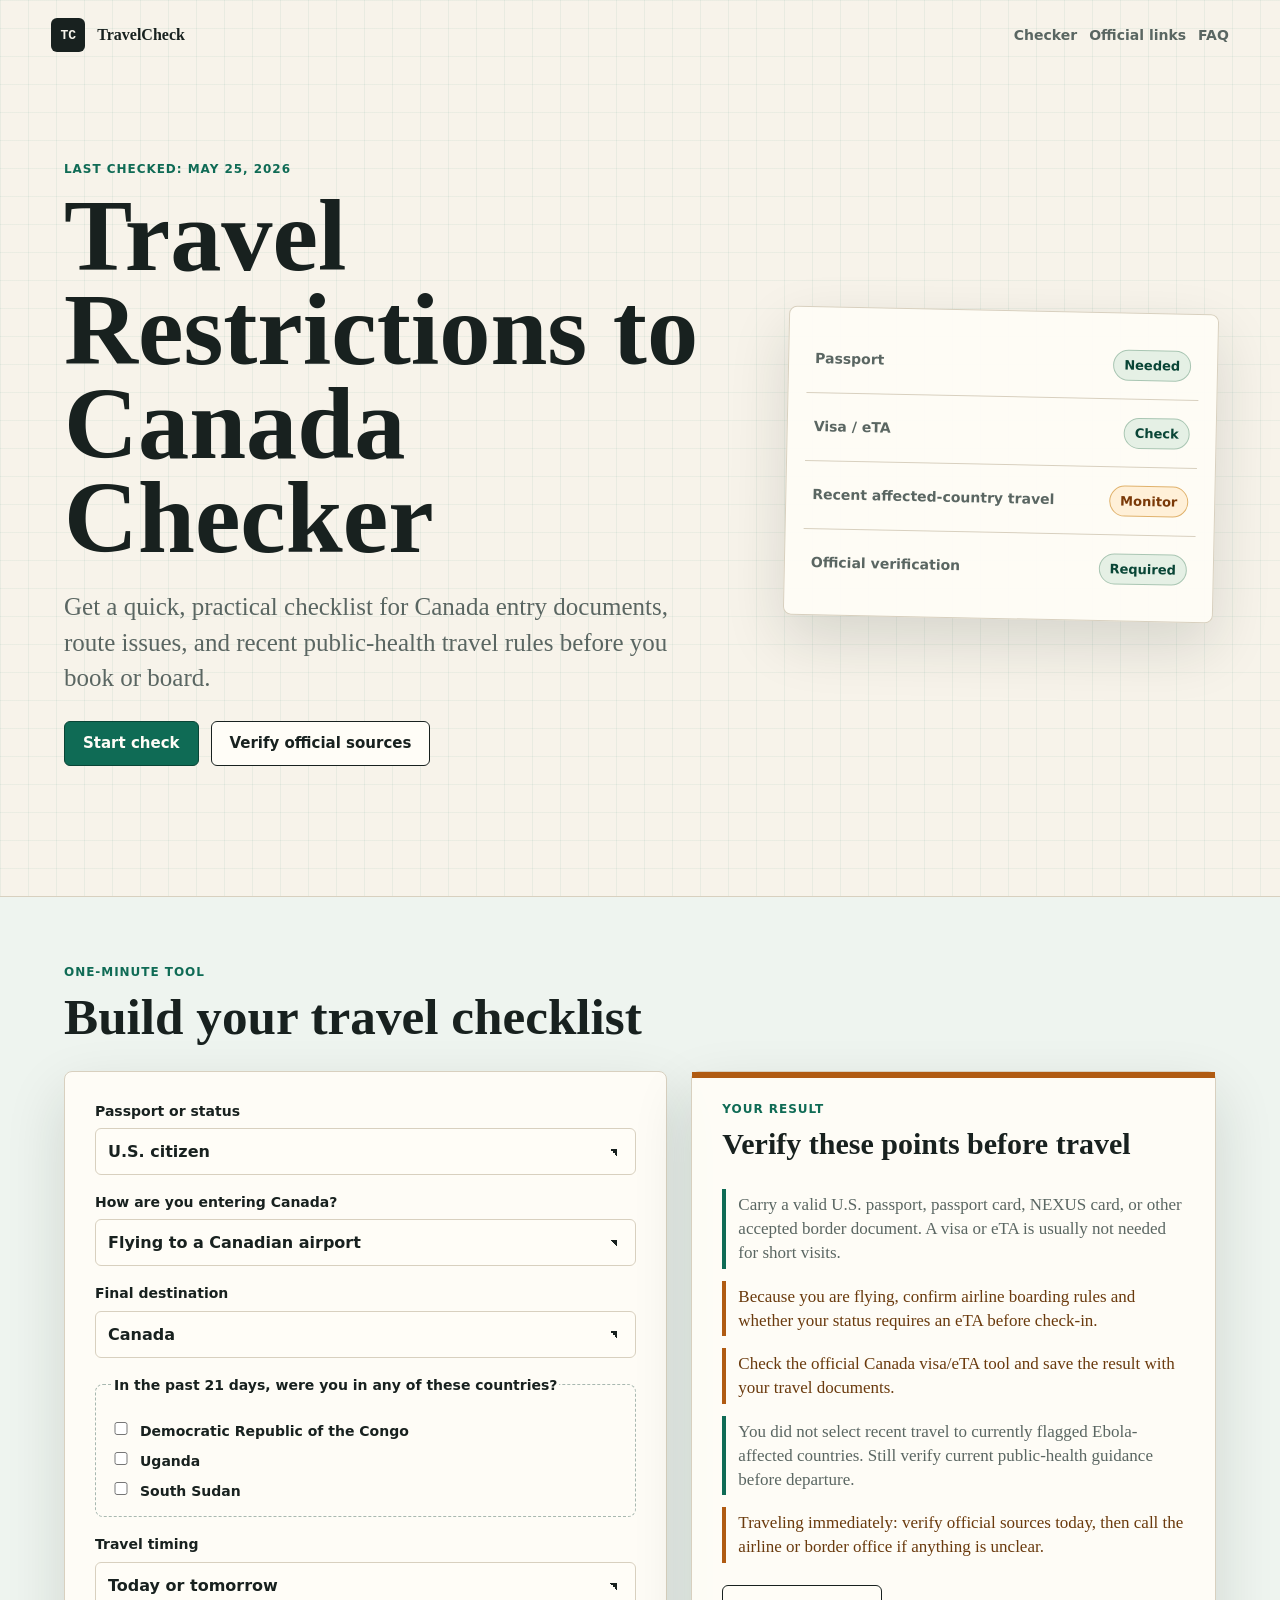
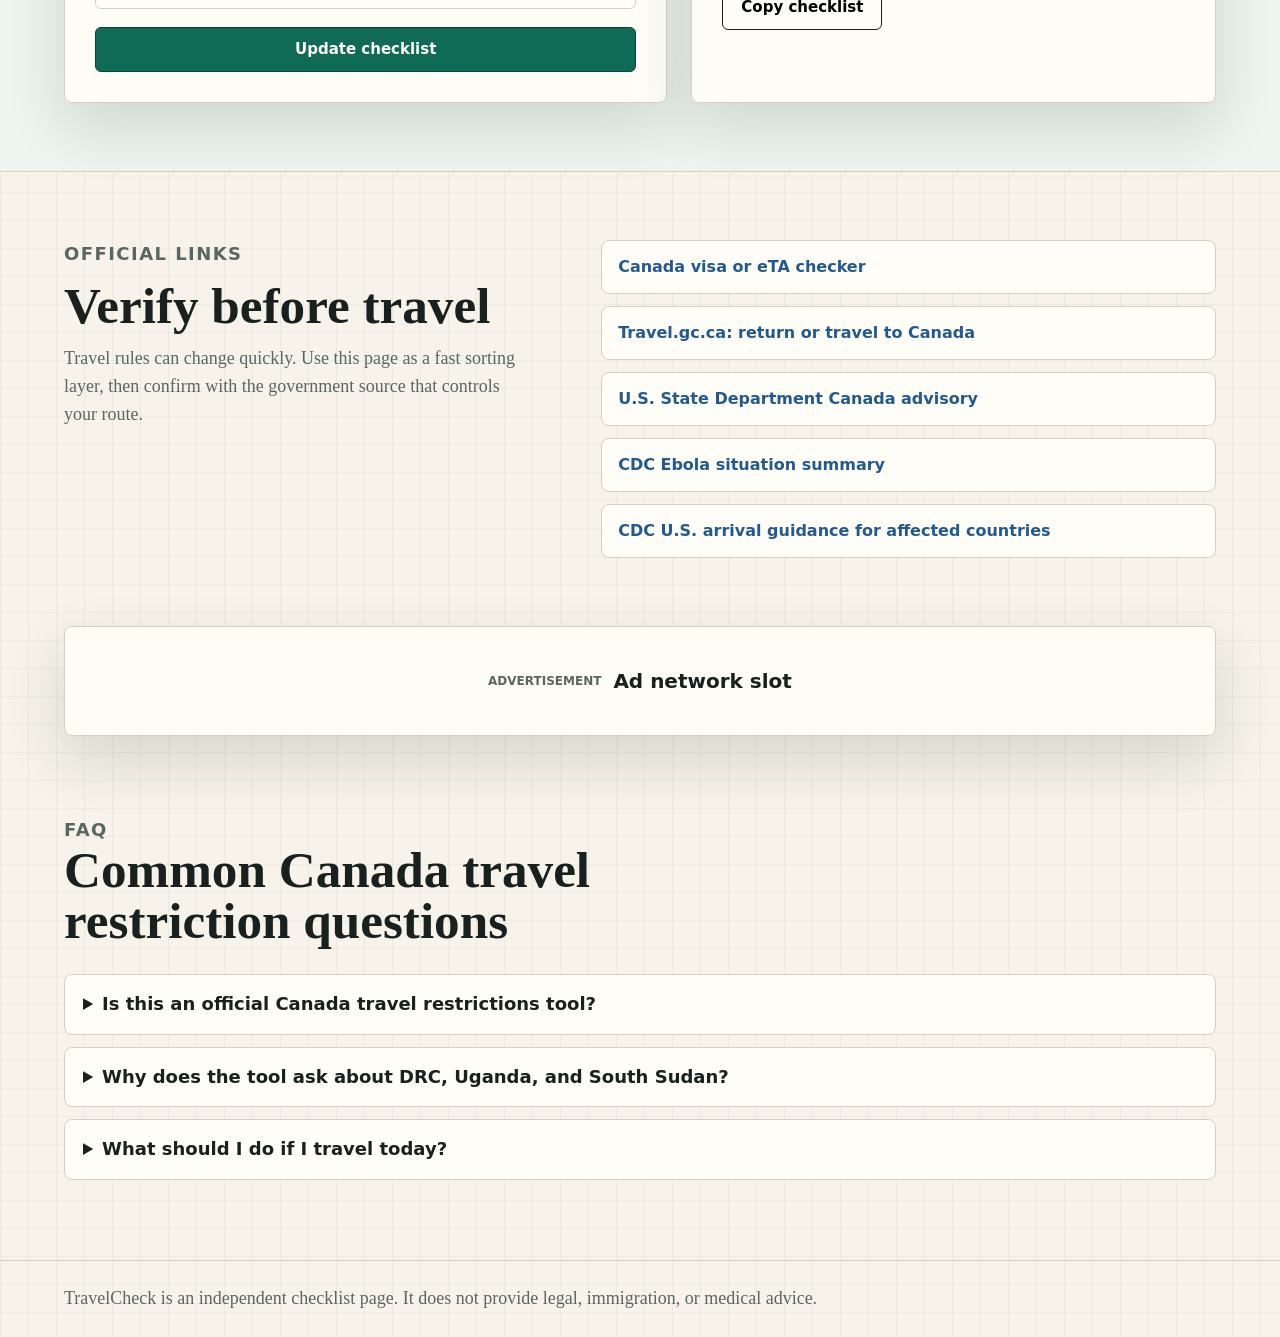
<file: index.html>
<!doctype html>
<html lang="en">
  <head>
    <meta charset="utf-8" />
    <meta name="viewport" content="width=device-width, initial-scale=1" />
    <title>Travel Restrictions to Canada Checker | Fast Canada Entry Checklist</title>
    <meta
      name="description"
      content="Check travel restrictions to Canada with a fast checklist for passport, visa or eTA, recent affected-country travel, route type, and official Canada or U.S. verification links."
    />
    <meta name="robots" content="index,follow" />
    <meta property="og:title" content="Travel Restrictions to Canada Checker" />
    <meta
      property="og:description"
      content="A practical one-page checker for Canada travel documents, route risks, and current official links."
    />
    <meta property="og:type" content="website" />
    <link rel="canonical" href="https://chenlijn.github.io/service_world/" />
    <link rel="stylesheet" href="styles.css" />
    <script type="application/ld+json">
      {
        "@context": "https://schema.org",
        "@type": "WebApplication",
        "name": "Travel Restrictions to Canada Checker",
        "applicationCategory": "TravelApplication",
        "operatingSystem": "Any",
        "description": "A lightweight checklist tool for people searching travel restrictions to Canada.",
        "offers": {
          "@type": "Offer",
          "price": "0",
          "priceCurrency": "USD"
        }
      }
    </script>
    <script type="application/ld+json">
      {
        "@context": "https://schema.org",
        "@type": "FAQPage",
        "mainEntity": [
          {
            "@type": "Question",
            "name": "Do I need a visa or eTA to travel to Canada?",
            "acceptedAnswer": {
              "@type": "Answer",
              "text": "It depends on your passport, status, and how you enter Canada. This page links to the official Government of Canada visa and eTA checker."
            }
          },
          {
            "@type": "Question",
            "name": "Are Ebola-related rules about Canada or the United States?",
            "acceptedAnswer": {
              "@type": "Answer",
              "text": "Recent Ebola-related arrival rules are U.S. rules for U.S.-bound travelers with recent presence in DRC, Uganda, or South Sudan. Travelers should verify current CDC and DHS guidance before departure."
            }
          }
        ]
      }
    </script>
  </head>
  <body>
    <header class="topbar" aria-label="Site header">
      <a class="brand" href="/">
        <span class="brand-mark" aria-hidden="true">TC</span>
        <span>TravelCheck</span>
      </a>
      <nav aria-label="Primary navigation">
        <a href="#checker">Checker</a>
        <a href="#official-links">Official links</a>
        <a href="#faq">FAQ</a>
      </nav>
    </header>

    <main>
      <section class="hero">
        <div class="hero-copy">
          <p class="kicker">Last checked: May 25, 2026</p>
          <h1>Travel Restrictions to Canada Checker</h1>
          <p class="lede">
            Get a quick, practical checklist for Canada entry documents, route issues, and recent
            public-health travel rules before you book or board.
          </p>
          <div class="hero-actions">
            <a class="button primary" href="#checker">Start check</a>
            <a class="button ghost" href="#official-links">Verify official sources</a>
          </div>
        </div>
        <div class="route-board" aria-label="Route status preview">
          <div class="route-line">
            <span>Passport</span>
            <strong id="preview-passport">Needed</strong>
          </div>
          <div class="route-line">
            <span>Visa / eTA</span>
            <strong id="preview-document">Check</strong>
          </div>
          <div class="route-line alert">
            <span>Recent affected-country travel</span>
            <strong id="preview-health">Ask airline</strong>
          </div>
          <div class="route-line">
            <span>Official verification</span>
            <strong>Required</strong>
          </div>
        </div>
      </section>

      <section class="tool-band" id="checker">
        <div class="section-head">
          <p class="kicker">One-minute tool</p>
          <h2>Build your travel checklist</h2>
        </div>

        <div class="tool-layout">
          <form class="checker" id="travel-form">
            <label>
              Passport or status
              <select id="traveler-status">
                <option value="us-citizen">U.S. citizen</option>
                <option value="canadian">Canadian citizen or permanent resident</option>
                <option value="visa-exempt">Visa-exempt foreign national</option>
                <option value="visa-required">Visa-required foreign national</option>
                <option value="unknown">Not sure</option>
              </select>
            </label>

            <label>
              How are you entering Canada?
              <select id="entry-method">
                <option value="air">Flying to a Canadian airport</option>
                <option value="land">Land border</option>
                <option value="marine">Marine border</option>
                <option value="transit">Transiting through Canada</option>
              </select>
            </label>

            <label>
              Final destination
              <select id="destination">
                <option value="canada">Canada</option>
                <option value="us-via-canada">United States via Canada</option>
                <option value="other-via-canada">Another country via Canada</option>
              </select>
            </label>

            <fieldset>
              <legend>In the past 21 days, were you in any of these countries?</legend>
              <label class="check">
                <input type="checkbox" name="affected" value="drc" />
                Democratic Republic of the Congo
              </label>
              <label class="check">
                <input type="checkbox" name="affected" value="uganda" />
                Uganda
              </label>
              <label class="check">
                <input type="checkbox" name="affected" value="south-sudan" />
                South Sudan
              </label>
            </fieldset>

            <label>
              Travel timing
              <select id="timing">
                <option value="today">Today or tomorrow</option>
                <option value="week">Within 7 days</option>
                <option value="later">More than 7 days away</option>
              </select>
            </label>

            <button class="button primary full" type="submit">Update checklist</button>
          </form>

          <aside class="results" aria-live="polite">
            <div class="result-top">
              <p class="kicker">Your result</p>
              <h3 id="result-title">Ready for a quick check</h3>
            </div>
            <ul id="checklist"></ul>
            <div class="copy-row">
              <button class="button secondary" id="copy-result" type="button">Copy checklist</button>
              <span id="copy-status" role="status"></span>
            </div>
          </aside>
        </div>
      </section>

      <section class="content-grid" id="official-links">
        <article>
          <p class="kicker">Official links</p>
          <h2>Verify before travel</h2>
          <p>
            Travel rules can change quickly. Use this page as a fast sorting layer, then confirm
            with the government source that controls your route.
          </p>
        </article>
        <div class="link-list">
          <a href="https://www.canada.ca/en/immigration-refugees-citizenship/services/visit-canada/check-visa-eta.html">
            Canada visa or eTA checker
          </a>
          <a href="https://travel.gc.ca/returning">
            Travel.gc.ca: return or travel to Canada
          </a>
          <a href="https://travel.state.gov/content/travel/en/traveladvisories/traveladvisories/canada-travel-advisory.html">
            U.S. State Department Canada advisory
          </a>
          <a href="https://www.cdc.gov/ebola/situation-summary/index.html">
            CDC Ebola situation summary
          </a>
          <a href="https://www.cdc.gov/viral-hemorrhagic-fevers/travel-to-us/index.html">
            CDC U.S. arrival guidance for affected countries
          </a>
        </div>
      </section>

      <aside class="ad-slot" aria-label="Advertisement">
        <span>Advertisement</span>
        <strong>Ad network slot</strong>
      </aside>

      <section class="faq" id="faq">
        <div class="section-head">
          <p class="kicker">FAQ</p>
          <h2>Common Canada travel restriction questions</h2>
        </div>
        <details>
          <summary>Is this an official Canada travel restrictions tool?</summary>
          <p>No. It is a practical checklist that points you to official Canada, CDC, and U.S. travel sources.</p>
        </details>
        <details>
          <summary>Why does the tool ask about DRC, Uganda, and South Sudan?</summary>
          <p>
            Current U.S. Ebola-related travel measures mention recent presence in those countries.
            This matters most when your final destination is the United States or your itinerary is
            handled by a U.S.-bound carrier.
          </p>
        </details>
        <details>
          <summary>What should I do if I travel today?</summary>
          <p>
            Check official sources, call the airline, and confirm your entry document before leaving
            for the airport or border.
          </p>
        </details>
      </section>
    </main>

    <footer>
      <p>
        TravelCheck is an independent checklist page. It does not provide legal, immigration, or
        medical advice.
      </p>
    </footer>

    <script src="app.js"></script>
  </body>
</html>
</file>
<file: styles.css>
:root {
  color-scheme: light;
  --ink: #18211f;
  --muted: #5a6662;
  --paper: #f7f3ea;
  --panel: #fffdf7;
  --line: #d8d0bf;
  --green: #0f6b55;
  --green-dark: #094536;
  --amber: #b05b12;
  --blue: #235a8e;
  --shadow: 0 24px 60px rgba(24, 33, 31, 0.14);
}

* {
  box-sizing: border-box;
}

html {
  scroll-behavior: smooth;
}

body {
  margin: 0;
  background:
    linear-gradient(90deg, rgba(15, 107, 85, 0.06) 1px, transparent 1px),
    linear-gradient(180deg, rgba(15, 107, 85, 0.05) 1px, transparent 1px),
    var(--paper);
  background-size: 28px 28px;
  color: var(--ink);
  font-family: Charter, "Iowan Old Style", Georgia, serif;
}

a {
  color: inherit;
}

.topbar {
  align-items: center;
  display: flex;
  gap: 24px;
  justify-content: space-between;
  padding: 18px clamp(18px, 4vw, 56px);
}

.brand,
nav {
  align-items: center;
  display: flex;
  gap: 12px;
}

.brand {
  font-weight: 800;
  text-decoration: none;
}

.brand-mark {
  align-items: center;
  aspect-ratio: 1;
  background: var(--ink);
  border-radius: 6px;
  color: var(--paper);
  display: inline-flex;
  font-family: ui-monospace, SFMono-Regular, Menlo, monospace;
  font-size: 13px;
  justify-content: center;
  width: 34px;
}

nav a {
  color: var(--muted);
  font: 700 14px/1.2 ui-sans-serif, system-ui, sans-serif;
  text-decoration: none;
}

main {
  overflow: hidden;
}

.hero {
  align-items: center;
  display: grid;
  gap: clamp(28px, 6vw, 80px);
  grid-template-columns: minmax(0, 1.08fr) minmax(320px, 0.72fr);
  min-height: calc(100vh - 74px);
  padding: 30px clamp(18px, 5vw, 72px) 68px;
}

.kicker {
  color: var(--green);
  font: 800 12px/1.2 ui-sans-serif, system-ui, sans-serif;
  letter-spacing: 0.08em;
  margin: 0 0 12px;
  text-transform: uppercase;
}

h1,
h2,
h3,
p {
  margin-top: 0;
}

h1 {
  font-size: clamp(48px, 8vw, 112px);
  line-height: 0.92;
  margin-bottom: 24px;
  max-width: 860px;
}

h2 {
  font-size: clamp(31px, 4vw, 56px);
  line-height: 1;
  margin-bottom: 14px;
}

h3 {
  font-size: 30px;
  line-height: 1.05;
}

.lede {
  color: var(--muted);
  font-size: clamp(19px, 2.2vw, 25px);
  line-height: 1.42;
  max-width: 690px;
}

.hero-actions,
.copy-row {
  display: flex;
  flex-wrap: wrap;
  gap: 12px;
}

.button {
  border: 1px solid var(--ink);
  border-radius: 6px;
  cursor: pointer;
  display: inline-flex;
  font: 800 15px/1 ui-sans-serif, system-ui, sans-serif;
  justify-content: center;
  padding: 14px 18px;
  text-decoration: none;
  transition: transform 160ms ease, box-shadow 160ms ease, background 160ms ease;
}

.button:hover {
  box-shadow: 5px 5px 0 var(--ink);
  transform: translate(-2px, -2px);
}

.primary {
  background: var(--green);
  border-color: var(--green-dark);
  color: #fffdf7;
}

.ghost,
.secondary {
  background: var(--panel);
}

.full {
  width: 100%;
}

.route-board,
.results,
.checker,
.ad-slot {
  background: rgba(255, 253, 247, 0.92);
  border: 1px solid var(--line);
  border-radius: 8px;
  box-shadow: var(--shadow);
}

.route-board {
  padding: 18px;
  transform: rotate(1.2deg);
}

.route-line {
  align-items: center;
  border-bottom: 1px solid var(--line);
  display: flex;
  gap: 16px;
  justify-content: space-between;
  padding: 18px 8px;
}

.route-line:last-child {
  border-bottom: 0;
}

.route-line span {
  color: var(--muted);
  font: 700 14px/1.25 ui-sans-serif, system-ui, sans-serif;
}

.route-line strong {
  background: #e5f0e5;
  border: 1px solid #a9c6b3;
  border-radius: 999px;
  color: var(--green-dark);
  font: 800 13px/1 ui-sans-serif, system-ui, sans-serif;
  padding: 8px 10px;
  white-space: nowrap;
}

.route-line.alert strong {
  background: #fff0d8;
  border-color: #e0b26c;
  color: #7a3908;
}

.tool-band,
.content-grid,
.faq {
  padding: 68px clamp(18px, 5vw, 72px);
}

.tool-band {
  background: #eef4ef;
  border-bottom: 1px solid var(--line);
  border-top: 1px solid var(--line);
}

.section-head {
  margin-bottom: 28px;
  max-width: 720px;
}

.tool-layout {
  display: grid;
  gap: 24px;
  grid-template-columns: minmax(0, 0.92fr) minmax(320px, 0.8fr);
}

.checker,
.results {
  padding: clamp(18px, 3vw, 30px);
}

label,
legend {
  color: var(--ink);
  display: block;
  font: 800 14px/1.3 ui-sans-serif, system-ui, sans-serif;
}

select {
  appearance: none;
  background:
    linear-gradient(45deg, transparent 50%, var(--ink) 50%) calc(100% - 18px) 52% / 7px 7px no-repeat,
    var(--panel);
  border: 1px solid var(--line);
  border-radius: 6px;
  color: var(--ink);
  font: 600 16px/1.2 ui-sans-serif, system-ui, sans-serif;
  margin: 8px 0 18px;
  padding: 13px 40px 13px 12px;
  width: 100%;
}

fieldset {
  border: 1px dashed #a8b8b0;
  border-radius: 8px;
  margin: 0 0 18px;
  padding: 16px;
}

.check {
  align-items: start;
  display: flex;
  gap: 10px;
  margin-top: 12px;
}

input[type="checkbox"] {
  accent-color: var(--green);
  inline-size: 18px;
  margin: 0;
}

.results {
  position: relative;
}

.results:before {
  background: var(--amber);
  content: "";
  height: 6px;
  left: 0;
  position: absolute;
  right: 0;
  top: 0;
}

#checklist {
  display: grid;
  gap: 12px;
  list-style: none;
  margin: 0 0 22px;
  padding: 0;
}

#checklist li {
  border-left: 4px solid var(--green);
  color: var(--muted);
  font-size: 17px;
  line-height: 1.4;
  padding: 4px 0 4px 12px;
}

#checklist li.warning {
  border-left-color: var(--amber);
  color: #6a3a0d;
}

#copy-status {
  align-self: center;
  color: var(--green);
  font: 700 14px/1.2 ui-sans-serif, system-ui, sans-serif;
}

.content-grid {
  display: grid;
  gap: clamp(28px, 6vw, 76px);
  grid-template-columns: minmax(0, 0.75fr) minmax(320px, 1fr);
}

.content-grid p,
.faq p,
footer p {
  color: var(--muted);
  font-size: 18px;
  line-height: 1.55;
}

.link-list {
  display: grid;
  gap: 12px;
}

.link-list a {
  background: var(--panel);
  border: 1px solid var(--line);
  border-radius: 8px;
  color: var(--blue);
  font: 800 16px/1.25 ui-sans-serif, system-ui, sans-serif;
  padding: 16px;
  text-decoration: none;
}

.ad-slot {
  align-items: center;
  display: flex;
  gap: 12px;
  justify-content: center;
  margin: 0 clamp(18px, 5vw, 72px);
  min-height: 110px;
}

.ad-slot span {
  color: var(--muted);
  font: 700 12px/1 ui-sans-serif, system-ui, sans-serif;
  text-transform: uppercase;
}

.ad-slot strong {
  font: 900 20px/1 ui-sans-serif, system-ui, sans-serif;
}

.faq details {
  background: var(--panel);
  border: 1px solid var(--line);
  border-radius: 8px;
  margin-bottom: 12px;
  padding: 18px;
}

.faq summary {
  cursor: pointer;
  font: 800 18px/1.25 ui-sans-serif, system-ui, sans-serif;
}

.faq p {
  margin: 12px 0 0;
}

footer {
  border-top: 1px solid var(--line);
  padding: 24px clamp(18px, 5vw, 72px);
}

footer p {
  margin: 0;
}

@media (max-width: 820px) {
  .topbar {
    align-items: flex-start;
    flex-direction: column;
  }

  .hero,
  .tool-layout,
  .content-grid {
    grid-template-columns: 1fr;
  }

  .hero {
    min-height: auto;
  }

  .route-board {
    transform: none;
  }
}

@media (max-width: 520px) {
  nav {
    flex-wrap: wrap;
  }

  h1 {
    font-size: 45px;
  }

  .route-line,
  .ad-slot {
    align-items: flex-start;
    flex-direction: column;
  }
}
</file>
